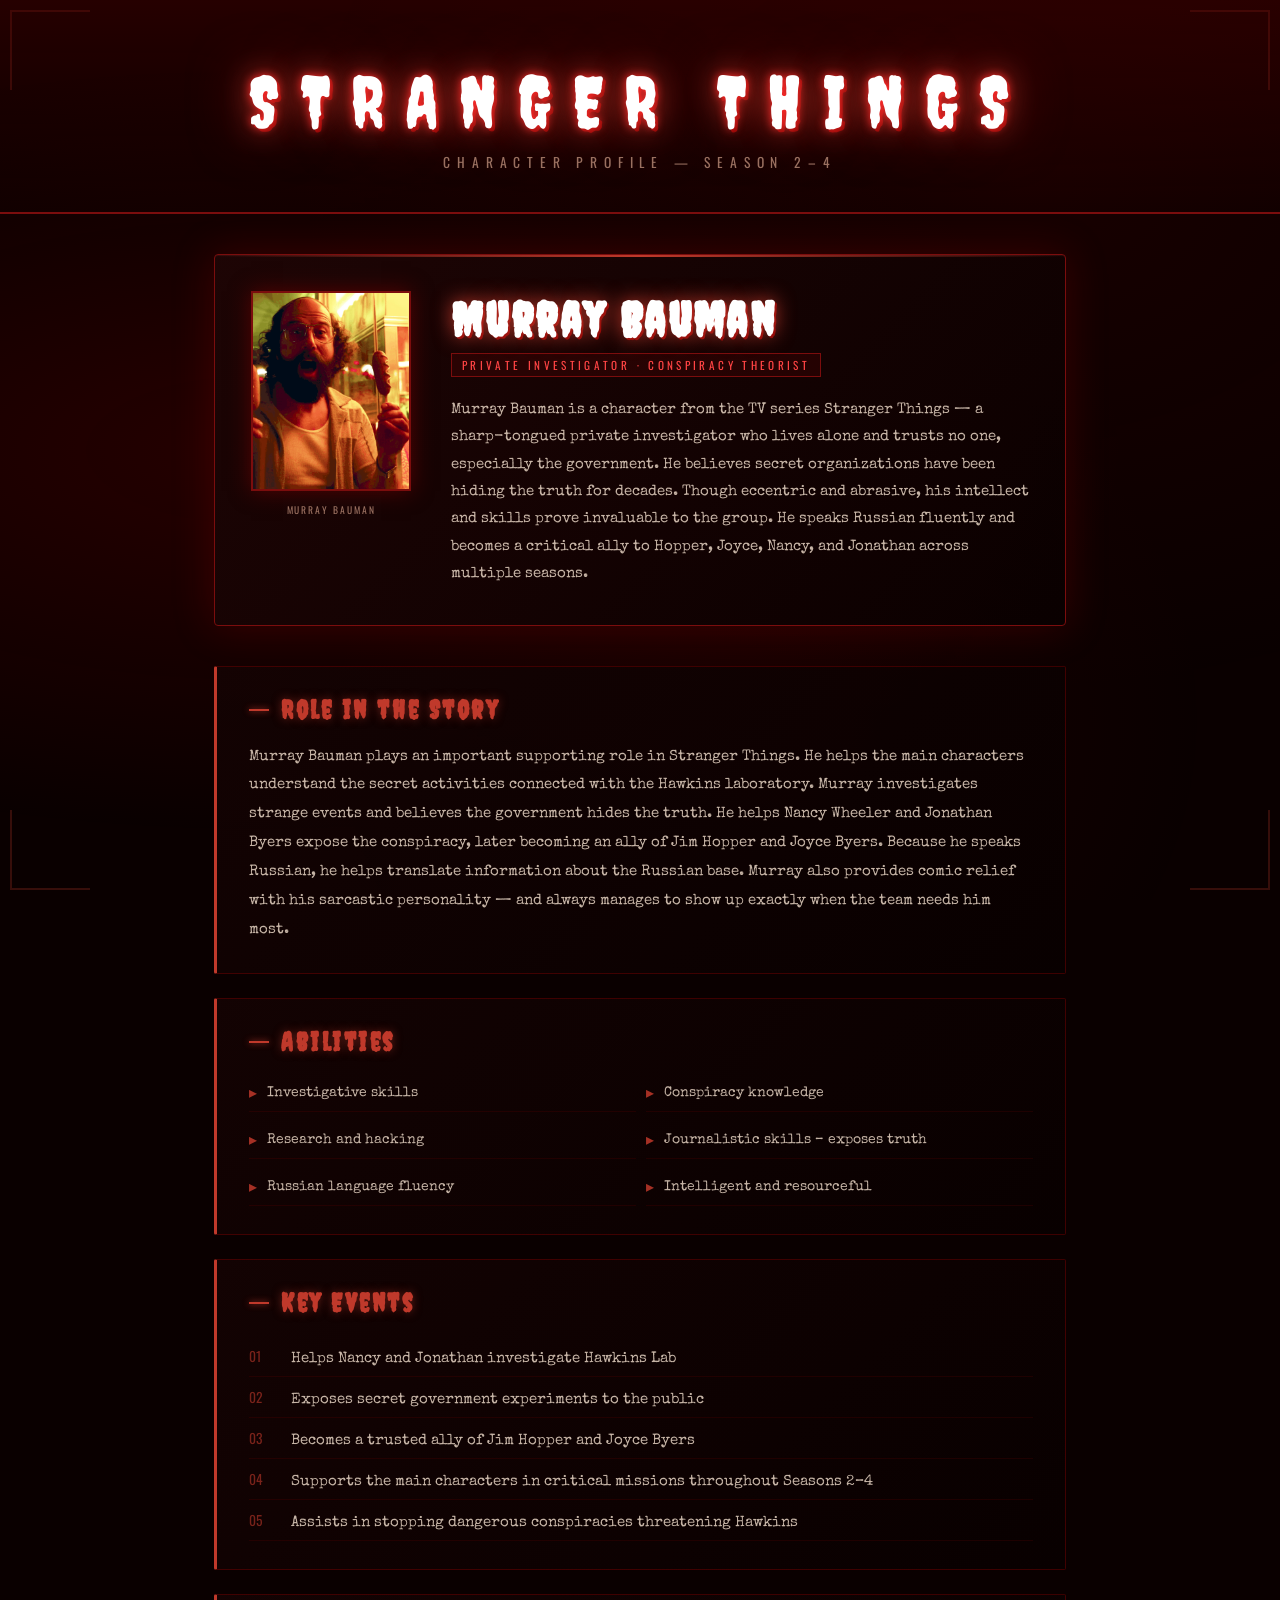
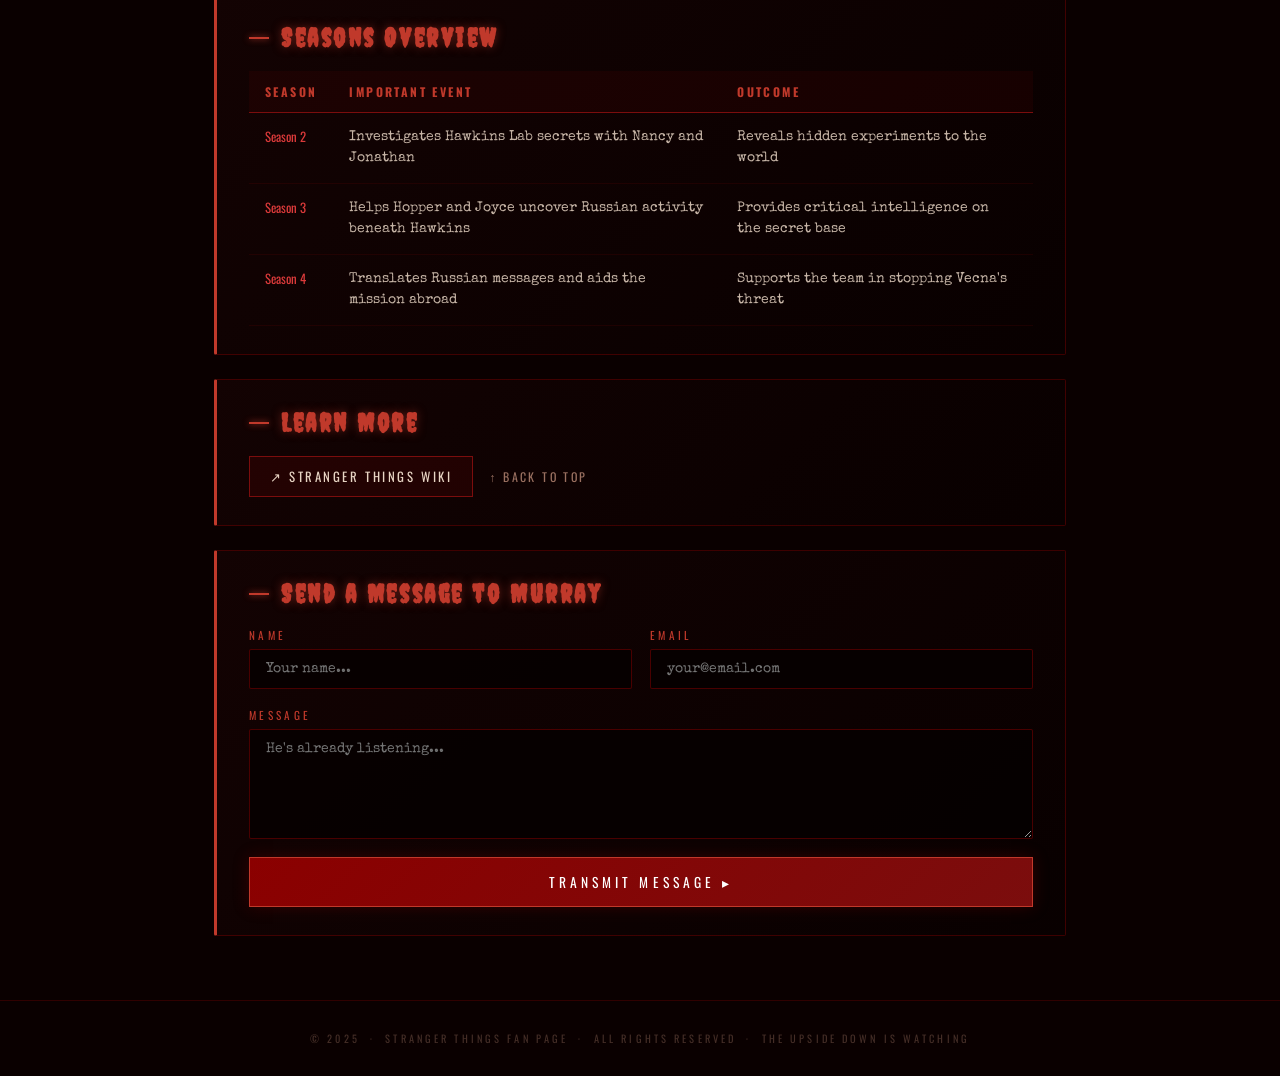
<file: improve.html>
<!DOCTYPE html>
<html lang="en">
<head>
<meta charset="UTF-8">
<meta name="viewport" content="width=device-width, initial-scale=1.0">
<title>Murray Bauman — Stranger Things</title>
<link href="https://fonts.googleapis.com/css2?family=Creepster&family=Special+Elite&family=Oswald:wght@300;400;700&display=swap" rel="stylesheet">
<style>
  :root {
    --red: #c0392b;
    --dark-red: #7b0d0d;
    --blood: #8b0000;
    --glow: #ff2a2a;
    --bg: #0a0000;
    --card: #110505;
    --text: #e8d5c4;
    --muted: #9a7060;
    --accent: #ff4444;
  }

  * { margin: 0; padding: 0; box-sizing: border-box; }

  body {
    background: var(--bg);
    color: var(--text);
    font-family: 'Special Elite', cursive;
    min-height: 100vh;
    overflow-x: hidden;
    cursor: default;
  }

  /* === ANIMATED BACKGROUND === */
  body::before {
    content: '';
    position: fixed;
    inset: 0;
    background:
      radial-gradient(ellipse at 20% 50%, rgba(120,0,0,0.25) 0%, transparent 60%),
      radial-gradient(ellipse at 80% 20%, rgba(80,0,0,0.2) 0%, transparent 50%),
      radial-gradient(ellipse at 60% 80%, rgba(100,0,0,0.15) 0%, transparent 40%);
    pointer-events: none;
    z-index: 0;
    animation: bgPulse 6s ease-in-out infinite alternate;
  }

  @keyframes bgPulse {
    0%   { opacity: 0.7; }
    100% { opacity: 1; }
  }

  /* Particle tentacles */
  .particles {
    position: fixed;
    inset: 0;
    pointer-events: none;
    z-index: 0;
    overflow: hidden;
  }
  .particle {
    position: absolute;
    border-radius: 50%;
    background: var(--blood);
    opacity: 0;
    animation: floatUp linear infinite;
  }
  @keyframes floatUp {
    0%   { transform: translateY(100vh) scale(0); opacity: 0; }
    10%  { opacity: 0.4; }
    90%  { opacity: 0.1; }
    100% { transform: translateY(-10vh) scale(1.5); opacity: 0; }
  }

  /* === HEADER === */
  header {
    position: relative;
    z-index: 10;
    text-align: center;
    padding: 60px 20px 40px;
    border-bottom: 2px solid var(--dark-red);
    background: linear-gradient(180deg, rgba(80,0,0,0.4) 0%, transparent 100%);
  }

  .st-logo {
    font-family: 'Creepster', cursive;
    font-size: clamp(2rem, 6vw, 4.5rem);
    letter-spacing: 0.3em;
    color: #fff;
    text-shadow:
      0 0 10px var(--glow),
      0 0 30px var(--red),
      0 0 60px var(--dark-red),
      3px 3px 0 var(--blood);
    text-transform: uppercase;
    animation: flicker 4s ease-in-out infinite;
  }

  @keyframes flicker {
    0%,19%,21%,23%,25%,54%,56%,100% {
      text-shadow: 0 0 10px var(--glow), 0 0 30px var(--red), 0 0 60px var(--dark-red), 3px 3px 0 var(--blood);
    }
    20%,22%,24%,55% {
      text-shadow: none;
    }
  }

  .st-subtitle {
    font-family: 'Oswald', sans-serif;
    font-size: 0.85rem;
    letter-spacing: 0.5em;
    color: var(--muted);
    margin-top: 8px;
    text-transform: uppercase;
  }

  /* === MAIN LAYOUT === */
  main {
    position: relative;
    z-index: 5;
    max-width: 900px;
    margin: 0 auto;
    padding: 40px 24px;
  }

  /* === PROFILE CARD === */
  .profile-card {
    display: flex;
    gap: 40px;
    align-items: flex-start;
    background: linear-gradient(135deg, rgba(30,5,5,0.95), rgba(10,0,0,0.95));
    border: 1px solid var(--dark-red);
    border-radius: 4px;
    padding: 36px;
    margin-bottom: 40px;
    box-shadow:
      0 0 40px rgba(139,0,0,0.3),
      inset 0 1px 0 rgba(255,80,80,0.1);
    position: relative;
    overflow: hidden;
  }

  .profile-card::before {
    content: '';
    position: absolute;
    top: 0; left: 0; right: 0;
    height: 2px;
    background: linear-gradient(90deg, transparent, var(--red), transparent);
    animation: scanLine 3s ease-in-out infinite;
  }

  @keyframes scanLine {
    0%   { transform: scaleX(0); opacity: 0; }
    50%  { transform: scaleX(1); opacity: 1; }
    100% { transform: scaleX(0); opacity: 0; }
  }

  .portrait-wrap {
    flex-shrink: 0;
    position: relative;
  }

  .portrait-frame {
    width: 160px;
    height: 200px;
    background: linear-gradient(160deg, #1a0505, #0d0000);
    border: 2px solid var(--dark-red);
    display: flex;
    align-items: center;
    justify-content: center;
    position: relative;
    box-shadow: 0 0 20px rgba(139,0,0,0.5);
  }

  .portrait-frame::after {
    content: 'MURRAY BAUMAN';
    position: absolute;
    bottom: -28px;
    left: 50%;
    transform: translateX(-50%);
    font-family: 'Oswald', sans-serif;
    font-size: 0.6rem;
    letter-spacing: 0.2em;
    color: var(--muted);
    white-space: nowrap;
  }

  .portrait-placeholder {
    font-size: 5rem;
    opacity: 0.6;
  }

  .profile-info h1 {
    font-family: 'Creepster', cursive;
    font-size: clamp(2rem, 4vw, 3rem);
    color: #fff;
    text-shadow: 0 0 20px var(--red), 2px 2px 0 var(--blood);
    letter-spacing: 0.05em;
    margin-bottom: 6px;
  }

  .profile-tag {
    display: inline-block;
    font-family: 'Oswald', sans-serif;
    font-size: 0.7rem;
    letter-spacing: 0.3em;
    color: var(--accent);
    border: 1px solid var(--dark-red);
    padding: 3px 10px;
    margin-bottom: 20px;
    text-transform: uppercase;
    background: rgba(139,0,0,0.15);
  }

  .profile-info p {
    line-height: 1.8;
    color: var(--text);
    font-size: 0.95rem;
    opacity: 0.85;
  }

  /* === SECTION CARDS === */
  .section {
    background: linear-gradient(135deg, rgba(20,3,3,0.9), rgba(8,0,0,0.9));
    border: 1px solid rgba(139,0,0,0.4);
    border-left: 3px solid var(--red);
    padding: 28px 32px;
    margin-bottom: 24px;
    border-radius: 2px;
    position: relative;
    transition: border-color 0.3s;
  }

  .section:hover {
    border-left-color: var(--glow);
    box-shadow: 0 0 30px rgba(192,57,43,0.2);
  }

  .section-title {
    font-family: 'Creepster', cursive;
    font-size: 1.6rem;
    color: var(--red);
    letter-spacing: 0.1em;
    margin-bottom: 18px;
    display: flex;
    align-items: center;
    gap: 12px;
    text-shadow: 0 0 10px rgba(192,57,43,0.5);
  }

  .section-title::before {
    content: '';
    display: block;
    width: 20px;
    height: 2px;
    background: var(--red);
    box-shadow: 0 0 6px var(--red);
  }

  /* === ABILITIES LIST === */
  ul.abilities {
    list-style: none;
    display: grid;
    grid-template-columns: 1fr 1fr;
    gap: 10px;
  }

  ul.abilities li {
    display: flex;
    align-items: center;
    gap: 10px;
    font-size: 0.9rem;
    color: var(--text);
    opacity: 0.85;
    padding: 8px 0;
    border-bottom: 1px solid rgba(139,0,0,0.2);
  }

  ul.abilities li::before {
    content: '▸';
    color: var(--red);
    font-size: 1rem;
    flex-shrink: 0;
  }

  /* === KEY EVENTS LIST === */
  ol.events {
    list-style: none;
    counter-reset: event;
  }

  ol.events li {
    counter-increment: event;
    display: flex;
    align-items: baseline;
    gap: 14px;
    padding: 10px 0;
    border-bottom: 1px solid rgba(139,0,0,0.2);
    font-size: 0.92rem;
    color: var(--text);
    opacity: 0.85;
  }

  ol.events li::before {
    content: counter(event, decimal-leading-zero);
    font-family: 'Oswald', sans-serif;
    font-size: 0.85rem;
    color: var(--red);
    opacity: 0.7;
    flex-shrink: 0;
    width: 28px;
  }

  /* === TABLE === */
  .seasons-table {
    width: 100%;
    border-collapse: collapse;
    font-size: 0.88rem;
  }

  .seasons-table th {
    font-family: 'Oswald', sans-serif;
    font-size: 0.75rem;
    letter-spacing: 0.2em;
    text-transform: uppercase;
    color: var(--red);
    padding: 12px 16px;
    text-align: left;
    border-bottom: 1px solid var(--dark-red);
    background: rgba(139,0,0,0.1);
  }

  .seasons-table td {
    padding: 14px 16px;
    border-bottom: 1px solid rgba(139,0,0,0.15);
    color: var(--text);
    opacity: 0.85;
    line-height: 1.5;
    vertical-align: top;
  }

  .seasons-table tr:hover td {
    background: rgba(139,0,0,0.08);
    opacity: 1;
  }

  .season-badge {
    font-family: 'Oswald', sans-serif;
    font-size: 0.8rem;
    color: var(--accent);
    white-space: nowrap;
  }

  /* === LINKS === */
  .links-row {
    display: flex;
    gap: 16px;
    flex-wrap: wrap;
    align-items: center;
  }

  .btn-link {
    display: inline-flex;
    align-items: center;
    gap: 8px;
    font-family: 'Oswald', sans-serif;
    font-size: 0.8rem;
    letter-spacing: 0.2em;
    text-transform: uppercase;
    color: var(--text);
    text-decoration: none;
    padding: 10px 20px;
    border: 1px solid var(--dark-red);
    background: rgba(139,0,0,0.15);
    transition: all 0.3s;
    position: relative;
    overflow: hidden;
  }

  .btn-link::before {
    content: '';
    position: absolute;
    inset: 0;
    background: var(--red);
    transform: translateX(-100%);
    transition: transform 0.3s;
    z-index: -1;
  }

  .btn-link:hover {
    color: #fff;
    border-color: var(--red);
    box-shadow: 0 0 20px rgba(192,57,43,0.4);
  }

  .btn-link:hover::before { transform: translateX(0); }

  .back-link {
    font-family: 'Oswald', sans-serif;
    font-size: 0.75rem;
    letter-spacing: 0.2em;
    color: var(--muted);
    text-decoration: none;
    text-transform: uppercase;
    border-bottom: 1px solid transparent;
    transition: color 0.3s, border-color 0.3s;
  }
  .back-link:hover { color: var(--red); border-bottom-color: var(--red); }

  /* === FORM === */
  .contact-form {
    display: grid;
    gap: 18px;
  }

  .form-group {
    display: flex;
    flex-direction: column;
    gap: 6px;
  }

  .form-group label {
    font-family: 'Oswald', sans-serif;
    font-size: 0.7rem;
    letter-spacing: 0.3em;
    text-transform: uppercase;
    color: var(--red);
  }

  .form-group input,
  .form-group textarea {
    background: rgba(5,0,0,0.8);
    border: 1px solid rgba(139,0,0,0.5);
    color: var(--text);
    font-family: 'Special Elite', cursive;
    font-size: 0.9rem;
    padding: 12px 16px;
    outline: none;
    transition: border-color 0.3s, box-shadow 0.3s;
    border-radius: 2px;
  }

  .form-group input:focus,
  .form-group textarea:focus {
    border-color: var(--red);
    box-shadow: 0 0 15px rgba(192,57,43,0.2);
  }

  .form-group textarea {
    resize: vertical;
    min-height: 110px;
  }

  .form-row {
    display: grid;
    grid-template-columns: 1fr 1fr;
    gap: 18px;
  }

  .btn-submit {
    font-family: 'Oswald', sans-serif;
    font-size: 0.85rem;
    letter-spacing: 0.3em;
    text-transform: uppercase;
    color: #fff;
    background: linear-gradient(135deg, var(--blood), var(--dark-red));
    border: 1px solid var(--red);
    padding: 14px 30px;
    cursor: pointer;
    transition: all 0.3s;
    align-self: flex-start;
    box-shadow: 0 0 15px rgba(139,0,0,0.3);
  }

  .btn-submit:hover {
    background: var(--red);
    box-shadow: 0 0 30px rgba(192,57,43,0.5);
    transform: translateY(-1px);
  }

  /* === FOOTER === */
  footer {
    position: relative;
    z-index: 5;
    text-align: center;
    padding: 30px 20px;
    border-top: 1px solid rgba(139,0,0,0.3);
    font-family: 'Oswald', sans-serif;
    font-size: 0.65rem;
    letter-spacing: 0.3em;
    color: rgba(154,112,96,0.4);
    text-transform: uppercase;
  }

  /* === CORNER DECORATIONS === */
  .corner-deco {
    position: fixed;
    width: 80px;
    height: 80px;
    z-index: 1;
    opacity: 0.25;
  }
  .corner-deco.tl { top: 10px; left: 10px; border-top: 2px solid var(--red); border-left: 2px solid var(--red); }
  .corner-deco.tr { top: 10px; right: 10px; border-top: 2px solid var(--red); border-right: 2px solid var(--red); }
  .corner-deco.bl { bottom: 10px; left: 10px; border-bottom: 2px solid var(--red); border-left: 2px solid var(--red); }
  .corner-deco.br { bottom: 10px; right: 10px; border-bottom: 2px solid var(--red); border-right: 2px solid var(--red); }

  /* Responsive */
  @media (max-width: 640px) {
    .profile-card { flex-direction: column; }
    ul.abilities { grid-template-columns: 1fr; }
    .form-row { grid-template-columns: 1fr; }
    .portrait-frame { width: 120px; height: 150px; }
  }
   .portrait-img {
    width: 100%;
    height: 100%;
    object-fit: cover;
  }
</style>
</head>
<body>

<!-- Corner decorations -->
<div class="corner-deco tl"></div>
<div class="corner-deco tr"></div>
<div class="corner-deco bl"></div>
<div class="corner-deco br"></div>

<!-- Floating particles -->
<div class="particles" id="particles"></div>

<header id="top">
  <div class="st-logo">Stranger Things</div>
  <div class="st-subtitle">Character Profile — Season 2–4</div>
</header>

<main>

  <!-- Profile Card -->
  <div class="profile-card">
    <div class="portrait-wrap">
      <div class="portrait-frame">
  <img src="Murray Bauman.png" alt="Murray Bauman" class="portrait-img">
</div>
    </div>
    <div class="profile-info">
      <h1>Murray Bauman</h1>
      <div class="profile-tag">Private Investigator · Conspiracy Theorist</div>
      <p>
        Murray Bauman is a character from the TV series Stranger Things — a sharp-tongued private investigator
        who lives alone and trusts no one, especially the government. He believes secret organizations
        have been hiding the truth for decades. Though eccentric and abrasive, his intellect and skills
        prove invaluable to the group. He speaks Russian fluently and becomes a critical ally to Hopper,
        Joyce, Nancy, and Jonathan across multiple seasons.
      </p>
    </div>
  </div>

  <!-- Role -->
  <div class="section">
    <h2 class="section-title">Role in the Story</h2>
    <p style="line-height:1.9; font-size:0.95rem; opacity:0.85;">
      Murray Bauman plays an important supporting role in Stranger Things. He helps the main characters
      understand the secret activities connected with the Hawkins laboratory. Murray investigates strange
      events and believes the government hides the truth. He helps Nancy Wheeler and Jonathan Byers expose
      the conspiracy, later becoming an ally of Jim Hopper and Joyce Byers. Because he speaks Russian,
      he helps translate information about the Russian base. Murray also provides comic relief with his
      sarcastic personality — and always manages to show up exactly when the team needs him most.
    </p>
  </div>

  <!-- Abilities -->
  <div class="section">
    <h2 class="section-title">Abilities</h2>
    <ul class="abilities">
      <li>Investigative skills</li>
      <li>Conspiracy knowledge</li>
      <li>Research and hacking</li>
      <li>Journalistic skills – exposes truth</li>
      <li>Russian language fluency</li>
      <li>Intelligent and resourceful</li>
    </ul>
  </div>

  <!-- Key Events -->
  <div class="section">
    <h2 class="section-title">Key Events</h2>
    <ol class="events">
      <li>Helps Nancy and Jonathan investigate Hawkins Lab</li>
      <li>Exposes secret government experiments to the public</li>
      <li>Becomes a trusted ally of Jim Hopper and Joyce Byers</li>
      <li>Supports the main characters in critical missions throughout Seasons 2–4</li>
      <li>Assists in stopping dangerous conspiracies threatening Hawkins</li>
    </ol>
  </div>

  <!-- Seasons Table -->
  <div class="section">
    <h2 class="section-title">Seasons Overview</h2>
    <table class="seasons-table">
      <thead>
        <tr>
          <th>Season</th>
          <th>Important Event</th>
          <th>Outcome</th>
        </tr>
      </thead>
      <tbody>
        <tr>
          <td><span class="season-badge">Season 2</span></td>
          <td>Investigates Hawkins Lab secrets with Nancy and Jonathan</td>
          <td>Reveals hidden experiments to the world</td>
        </tr>
        <tr>
          <td><span class="season-badge">Season 3</span></td>
          <td>Helps Hopper and Joyce uncover Russian activity beneath Hawkins</td>
          <td>Provides critical intelligence on the secret base</td>
        </tr>
        <tr>
          <td><span class="season-badge">Season 4</span></td>
          <td>Translates Russian messages and aids the mission abroad</td>
          <td>Supports the team in stopping Vecna's threat</td>
        </tr>
      </tbody>
    </table>
  </div>

  <!-- Links -->
  <div class="section">
    <h2 class="section-title">Learn More</h2>
    <div class="links-row">
      <a class="btn-link" href="https://strangerthings.fandom.com/wiki/Murray_Bauman" target="_blank">
        ↗ Stranger Things Wiki
      </a>
      <a class="back-link" href="#top">↑ Back to top</a>
    </div>
  </div>

  <!-- Contact Form -->
  <div class="section">
    <h2 class="section-title">Send a Message to Murray</h2>
    <form class="contact-form" onsubmit="handleSubmit(event)">
      <div class="form-row">
        <div class="form-group">
          <label for="name">Name</label>
          <input type="text" id="name" name="name" placeholder="Your name..." required>
        </div>
        <div class="form-group">
          <label for="email">Email</label>
          <input type="email" id="email" name="email" placeholder="your@email.com" required>
        </div>
      </div>
      <div class="form-group">
        <label for="message">Message</label>
        <textarea id="message" name="message" placeholder="He's already listening..." required></textarea>
      </div>
      <button type="submit" class="btn-submit">Transmit Message ▸</button>
    </form>
  </div>

</main>

<footer>
  &copy; 2025 &nbsp;·&nbsp; Stranger Things Fan Page &nbsp;·&nbsp; All rights reserved &nbsp;·&nbsp; The Upside Down is watching
</footer>

<script>
  // Generate floating particles
  const container = document.getElementById('particles');
  for (let i = 0; i < 20; i++) {
    const p = document.createElement('div');
    p.className = 'particle';
    const size = Math.random() * 6 + 2;
    p.style.cssText = `
      width: ${size}px;
      height: ${size}px;
      left: ${Math.random() * 100}%;
      animation-duration: ${Math.random() * 12 + 8}s;
      animation-delay: ${Math.random() * 10}s;
    `;
    container.appendChild(p);
  }

  // Form submit handler
  function handleSubmit(e) {
    e.preventDefault();
    const btn = e.target.querySelector('.btn-submit');
    btn.textContent = '✓ Message Received';
    btn.style.background = 'rgba(0,80,0,0.5)';
    btn.style.borderColor = '#0f0';
    btn.disabled = true;
    setTimeout(() => {
      btn.textContent = 'Transmit Message ▸';
      btn.style.background = '';
      btn.style.borderColor = '';
      btn.disabled = false;
      e.target.reset();
    }, 3000);
  }
</script>
</body>
</html>
</file>
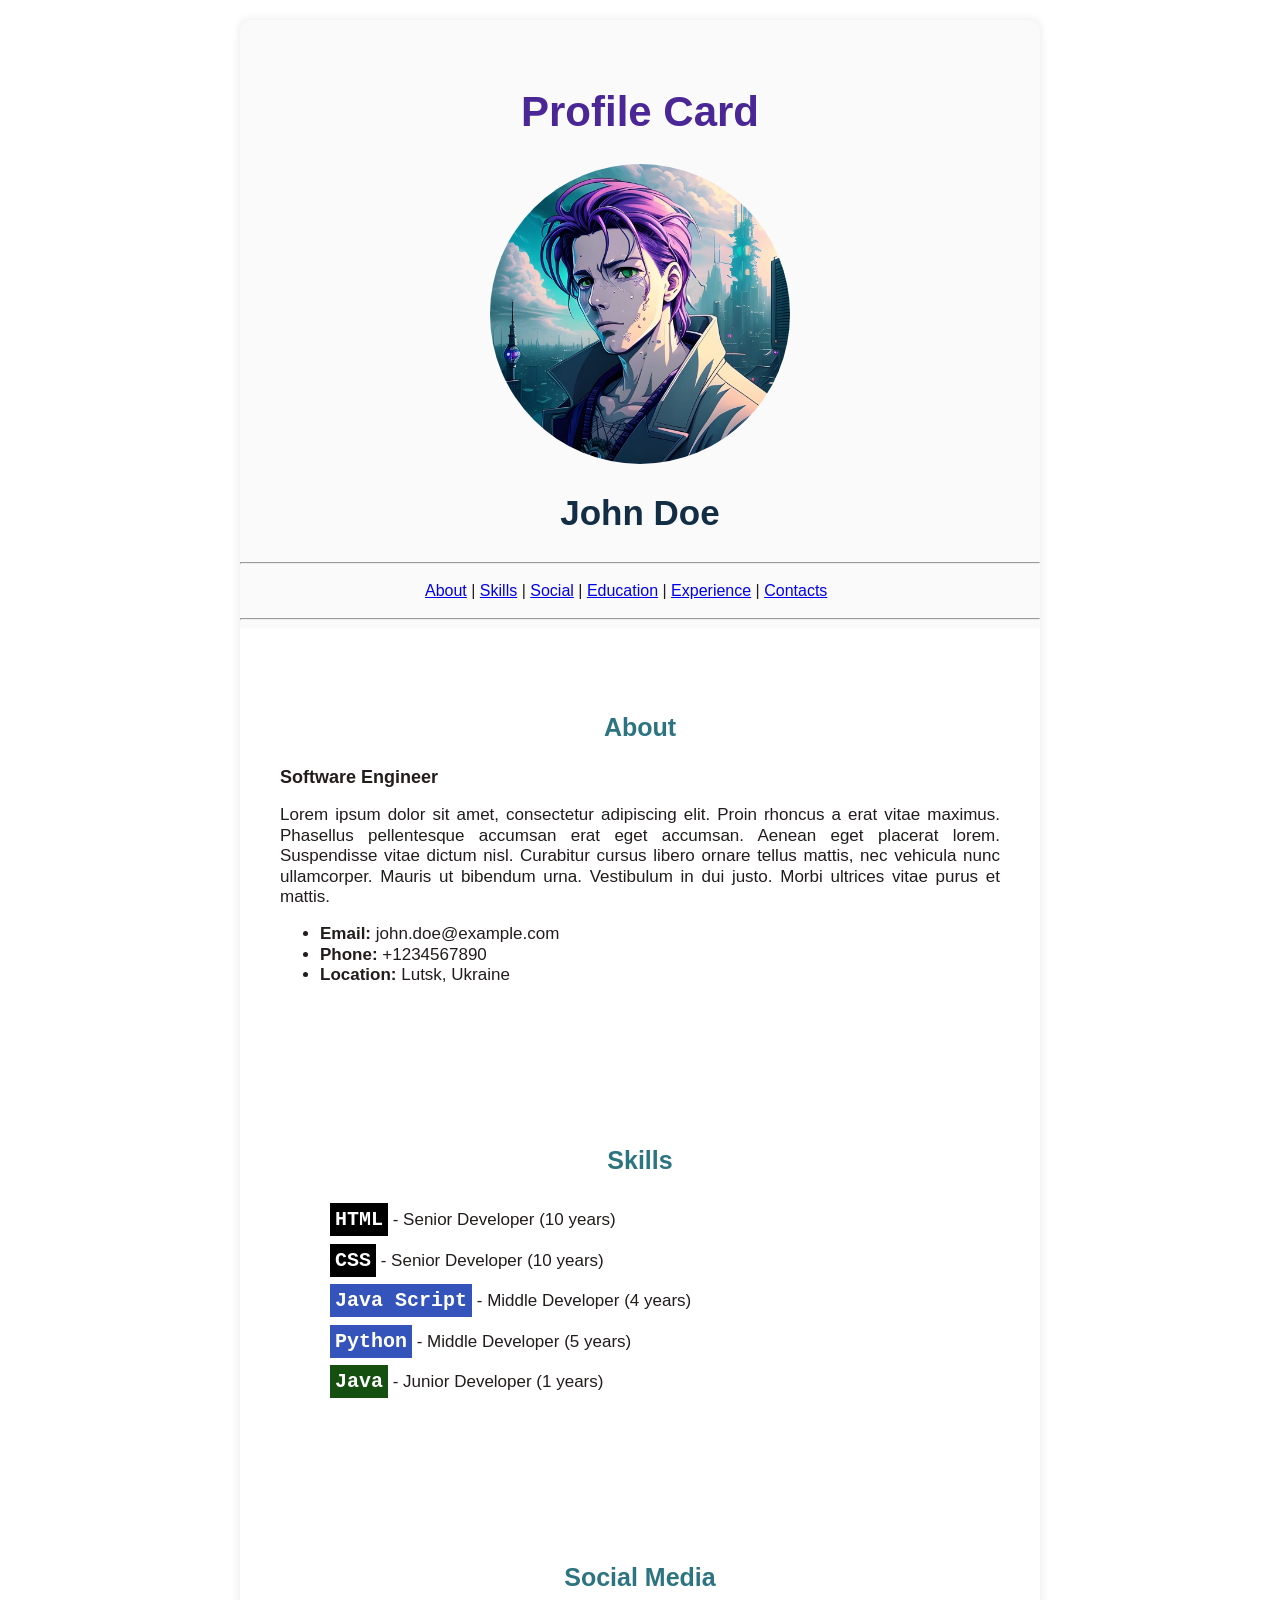
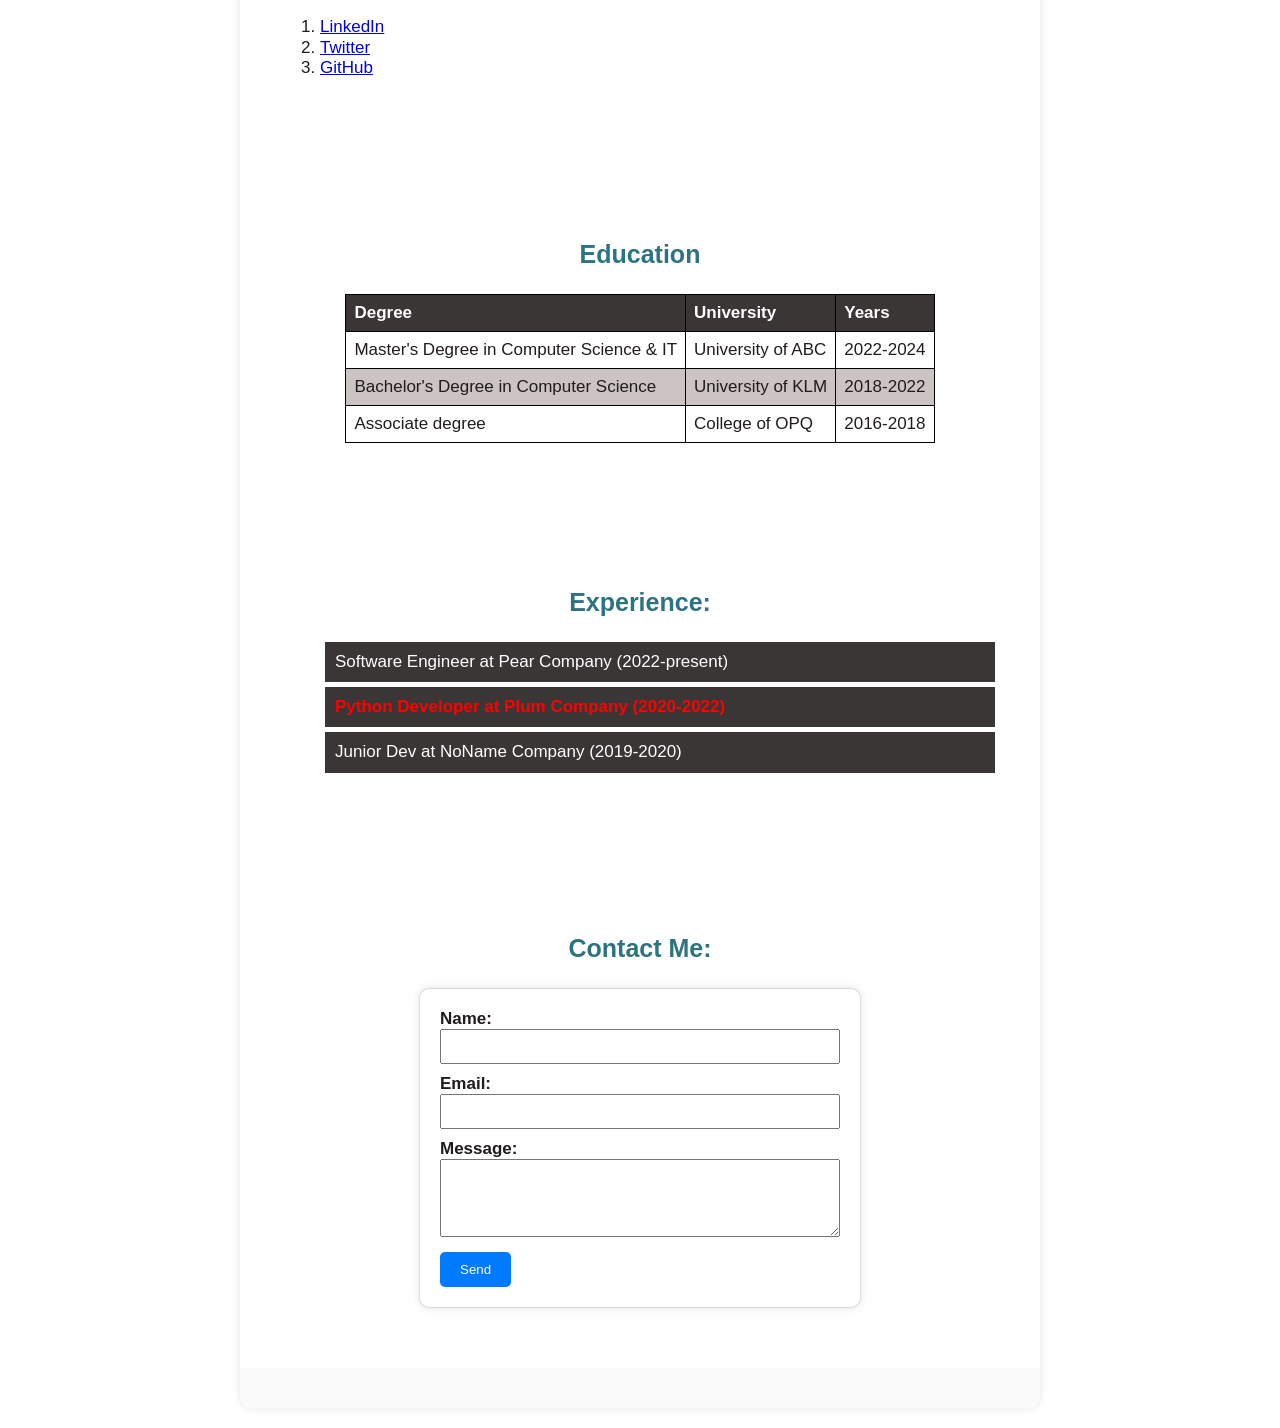
<file: lab3 (2).html>
<!DOCTYPE html>
<html lang="en">
<head>
    <meta charset="UTF-8">
    <title>Profile Card</title>
	<style>
/* ---------------- Common Styles ---------------- */
body {
    font-family: Arial;
    margin: 20px;
    padding: 0;
    color: #221c1c;
}
p {
	font-size: 17px;
	text-align: justify;
	line-height: 1.2em;
}
li {
	font-size: 17px;
	text-align: justify;
	line-height: 1.2em;
}
/* 1: Grouping Selectors */
h1, h2, h3, h4, p, th, td {
	font-family: Arial, sans-serif;
}
h1 {
	font-size: 42px;
	font-weight: 600;
    text-align: center;
	color: rgb(74, 38, 150);
}
h2 {
	font-size: 35px;
	font-weight: 600;
    text-align: center;
	color: hsl(208, 58%, 17%);
}
h3 {
	font-size: 25px;
	font-weight: 600;
	text-align: center;
	color: #2c7480;
}
h4 {
	font-size: 18px;
	font-weight: 600;
    margin-bottom: 0;
}
table {
    margin: 0 auto;
    border-collapse: collapse;
	font-size: 17px;
}
th {
    padding: 8px;
    border: 1px solid black;
    text-align: left;
}
td {
    padding: 8px;
    border: 1px solid black;
    text-align: left;
}
form {
    max-width: 400px;
    margin: 0 auto;
	font-size: 17px;
	font-weight: 600;
	border: 1px solid rgba(204, 204, 204, 0.699);
	padding: 40px;
}
input[type="text"],
input[type="email"],
textarea {
    width: 100%;
    padding: 8px;
    margin-bottom: 10px;
    box-sizing: border-box;
}
button {
    padding: 10px 20px;
	text-align: center;
    background-color: #007bff;
    color: white;
    border: none;
    border-radius: 5px;
    cursor: pointer;
}
button:hover {
    background-color: #0056b3;
}
/* ---------------- Main Container  ---------------- */
.container {
    max-width: 800px;
    margin: 0 auto;
    padding: 40px 0;
    background-color: #fafafa;
    border-radius: 10px;
    box-shadow: 0 0 10px rgba(0, 0, 0, 0.1);
}
/* ---------------- Navigation  ---------------- */
.primary__nav {
    max-width: 430px;
    margin: 0 auto;
    padding: 10px 0px; 
}
.primary__nav a:hover {
    color: red;
    text-transform: uppercase;
    font-weight: 600;
    text-decoration: none;
}
/* ---------------- Images Styles  ---------------- */
/* 2: Contextual selector img for .profile-picture */
.profile-picture img {
    display: block;
    margin: 0 auto;
    border-radius: 50%;
    width: 300px;
    height: 300px;
}
/* ---------------- Boxes Common Styles ---------------- */
/* 8: Grouping Selectors - background-color: #fff */
.about-box, .social-box, .experience-box, .skills-box, .edu-box, .contact-box {
    padding: 60px 40px;
    background-color: #fff;
}
/* ---------------- Skills Section ---------------- */
/* 3: Contextual selector li for .skills-box */
.skills-box li {
    padding: 10px;
    list-style-type: none;
}
/* 4: Layering Styles with Multiple Classes */
.highlight {
    font-weight: 600;
    font-family: 'Courier New', Courier, monospace;
    font-size: 20px;
}
.html, .css {
    color: #fff;
    background-color: #000;
    padding: 5px;
}
.js, .py {
    color: #fff;
    background-color: #3554bb;
    padding: 5px;
}
.java {
    color: #fff;
    background-color: #155010;
    padding: 5px;
}
/* ---------------- Education Section ---------------- */
/* 5: Contextual selectors for tr */
.theader {
    background-color: #3a3636;
    color: #fff;
}
.light {
    background-color: hsl(0, 0%, 100%);
}
.dark {
    background-color: rgb(204, 195, 195);
}
/* ---------------- Experience Section ---------------- */
/* 6: Contextual selector li for .experience-box */
.experience-box li {
    padding: 10px;
    margin: 5px;
    list-style-type: none;
    background-color: #3a3636;
    color: #fff;
}
/* 7: Contextual selector .bestexpirience for li */
.experience-box li.bestexpirience {
    color: red;
    font-weight: 600;
}
/* ---------------- Contact Section ---------------- */
#contact-form {
    background-color: #fff;
    padding: 20px;
    border-radius: 10px;
    box-shadow: 0 0 10px rgba(0, 0, 0, 0.1);
}
	</style>
</head>
<body>
	<div class="container">
<!-- --- Header Block Start  --- -->
		<h1>Profile Card</h1>
		<div class="profile-picture">
			<img src="[data-uri]" alt="Profile Picture">
		</div>
		<h2>John Doe</h2>
		<hr/>
<!-- --- Primary Navigation Block Start  --- -->
		<div class="primary__nav">
			<a href="#about">About</a> |
			<a href="#skills">Skills</a> |
			<a href="#social">Social</a> |
			<a href="#edu">Education</a> |
			<a href="#exper">Experience</a> |
			<a href="#contact">Contacts</a>
		</div>
<!-- --- Primary Navigation Block End  --- -->
		<hr/>
<!-- --- Header Block End  --- -->
<!-- --- Main Container Start  --- -->
<!-- --- About Section Start  --- -->
		<div class="about-box" id="about">
			<h3>About</h3>
			<h4>Software Engineer</h4>
			<p>Lorem ipsum dolor sit amet, consectetur adipiscing elit. Proin rhoncus a erat vitae maximus. Phasellus pellentesque accumsan erat eget accumsan. Aenean eget placerat lorem. Suspendisse vitae dictum nisl. Curabitur cursus libero ornare tellus mattis, nec vehicula nunc ullamcorper. Mauris ut bibendum urna. Vestibulum in dui justo. Morbi ultrices vitae purus et mattis.</p>
			<ul>
				<li><strong>Email:</strong> john.doe@example.com</li>
				<li><strong>Phone:</strong> +1234567890</li>
				<li><strong>Location:</strong> Lutsk, Ukraine</li>
			</ul>
		</div>
<!-- --- About Section End  --- -->
<!-- --- Skills Section Start  --- -->
		<div class="skills-box" id="skills">
			<h3>Skills</h3>
			<ul>
				<li><span class="highlight html">HTML</span> - Senior Developer (10 years)</li>
				<li><span class="highlight css">CSS</span> - Senior Developer (10 years)</li>
				<li><span class="highlight js">Java Script</span> - Middle Developer (4 years)</li>
				<li><span class="highlight py">Python</span> - Middle Developer (5 years)</li>
				<li><span class="highlight java">Java</span> - Junior Developer (1 years)</li>
			</ul>
		</div>
<!-- --- Skills Section End  --- -->
<!-- --- Social Section Start  --- -->
		<div class="social-box" id="social">
			<h3>Social Media</h3>
			<ol>
				<li><a href="https://www.linkedin.com/in/johndoe" target="_blank">LinkedIn</a></li>
				<li><a href="https://twitter.com/johndoe" target="_blank">Twitter</a></li>
				<li><a href="https://github.com/johndoe" target="_blank">GitHub</a></li>
			</ol>
		</div>
<!-- --- Social Section End  --- -->
<!-- --- Education Section Start  --- -->
		<div class="edu-box" id="edu">
			<h3>Education</h3>
			<table>
				<thead>
					<tr class="theader">
						<th>Degree</th>
						<th>University</th>
						<th>Years</th>
					</tr>
				</thead>
				<tbody>
					<tr class="light">
						<td>Master's Degree in Computer Science &amp; IT</td>
						<td>University of ABC</td>
						<td>2022-2024</td>
					</tr>
					<tr class="dark">
						<td>Bachelor's Degree in Computer Science</td>
						<td>University of KLM</td>
						<td>2018-2022</td>
					</tr>
					<tr class="light">
						<td>Associate degree</td>
						<td>College of OPQ</td>
						<td>2016-2018</td>
					</tr>
				</tbody>
			</table>
		</div>
<!-- --- Education Section End  --- -->
<!-- --- Experience Section Start  --- -->
		<div class="experience-box" id="exper">
			<h3>Experience:</h3>
			<ul>
				<li>Software Engineer at Pear Company (2022-present)</li>
				<li class="bestexpirience">Python Developer at Plum Company (2020-2022)</li>
				<li>Junior Dev at NoName Company (2019-2020)</li>
			</ul>
		</div>
<!-- --- Experience Section End  --- -->
<!-- --- Main Container End  --- -->
<!-- --- Footer Block Start  --- -->
		<div class="contact-box" id="contact">
			<h3>Contact Me:</h3>
			<form id="contact-form">
				<label>Name:</label><br>
				<input type="text" id="name" name="name" required><br>
				<label>Email:</label><br>
				<input type="email" id="email" name="email" required><br>
				<label>Message:</label><br>
				<textarea name="message" rows="4" required></textarea><br>
				<button type="submit">Send</button>
			</form>
		</div>
<!-- --- Footer Block End  --- -->
	</div>
</body>
</html>
</file>
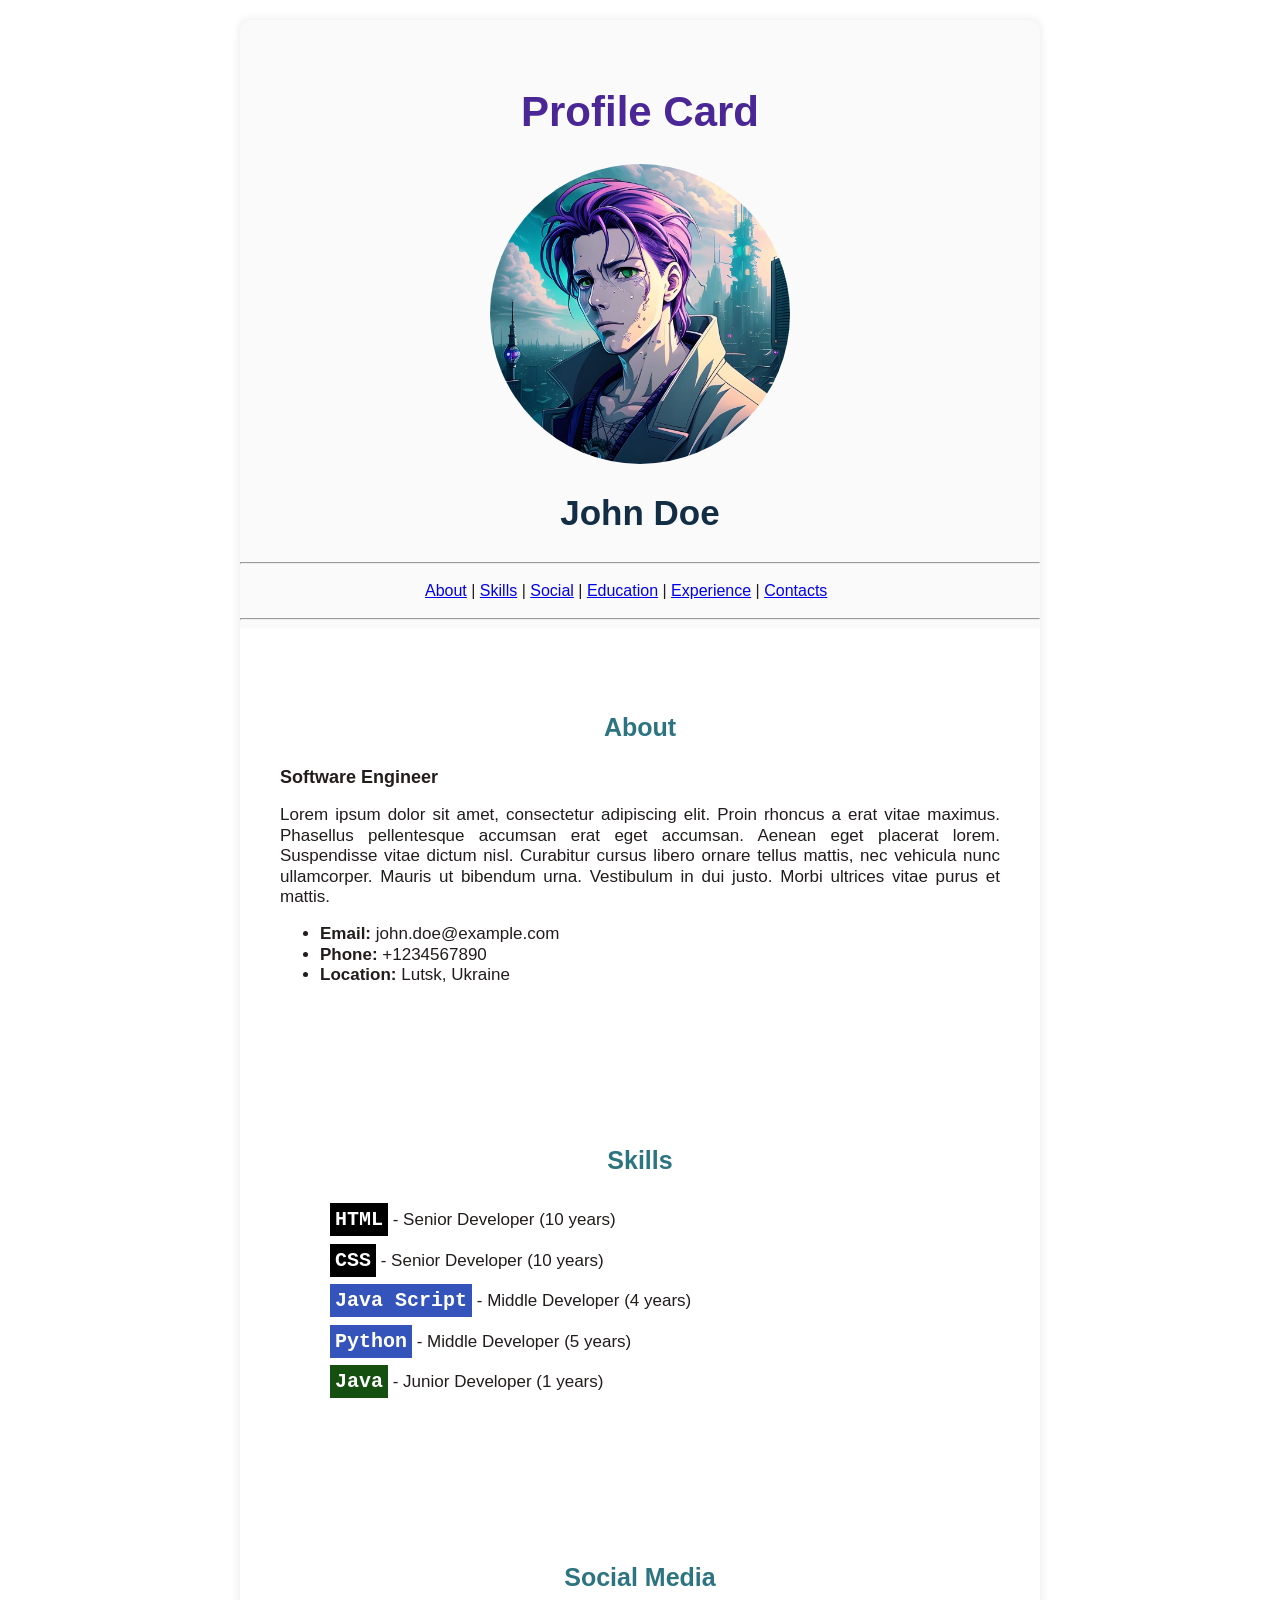
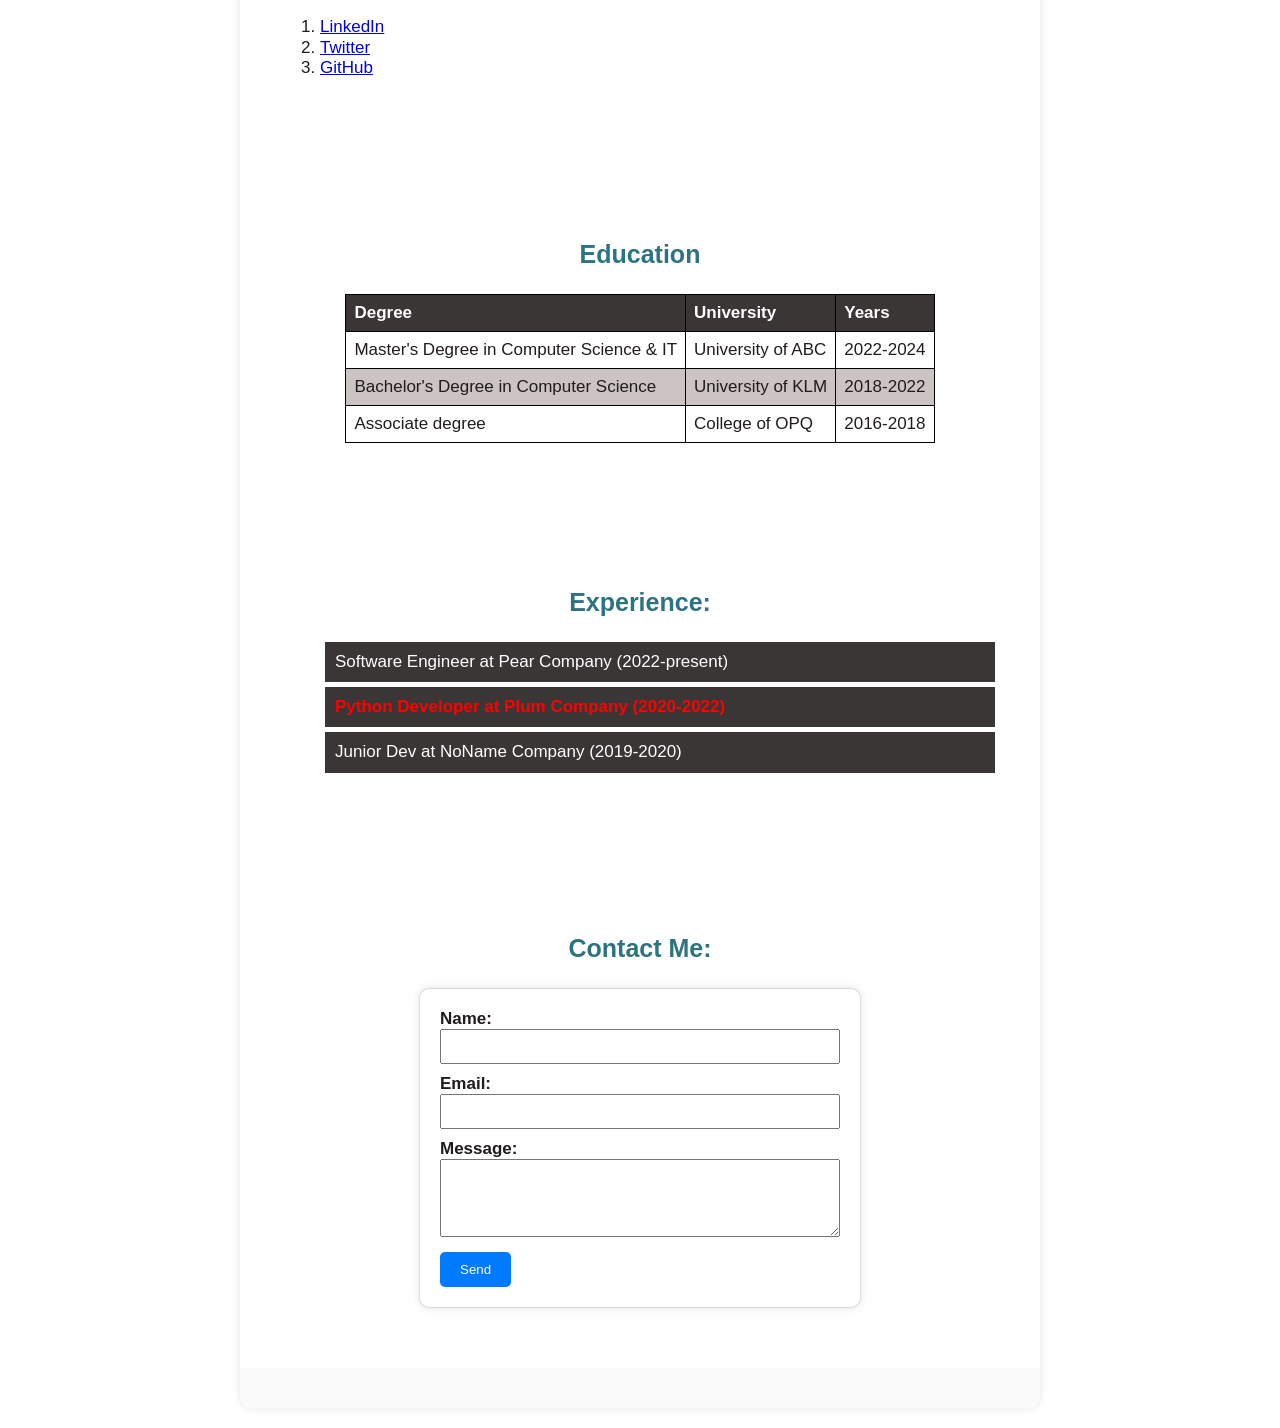
<file: lab3-2.html>
<!DOCTYPE html>
<html lang="en">
<head>
    <meta charset="UTF-8">
    <title>Profile Card</title>
	<style>
/* ---------------- Common Styles ---------------- */
body {
    font-family: Arial;
    margin: 20px;
    padding: 0;
    color: #221c1c;
}
p {
	font-size: 17px;
	text-align: justify;
	line-height: 1.2em;
}
li {
	font-size: 17px;
	text-align: justify;
	line-height: 1.2em;
}
/* 1: Grouping Selectors */
h1, h2, h3, h4, p, th, td {
	font-family: Arial, sans-serif;
}
h1 {
	font-size: 42px;
	font-weight: 600;
    text-align: center;
	color: rgb(74, 38, 150);
}
h2 {
	font-size: 35px;
	font-weight: 600;
    text-align: center;
	color: hsl(208, 58%, 17%);
}
h3 {
	font-size: 25px;
	font-weight: 600;
	text-align: center;
	color: #2c7480;
}
h4 {
	font-size: 18px;
	font-weight: 600;
    margin-bottom: 0;
}
table {
    margin: 0 auto;
    border-collapse: collapse;
	font-size: 17px;
}
th {
    padding: 8px;
    border: 1px solid black;
    text-align: left;
}
td {
    padding: 8px;
    border: 1px solid black;
    text-align: left;
}
form {
    max-width: 400px;
    margin: 0 auto;
	font-size: 17px;
	font-weight: 600;
	border: 1px solid rgba(204, 204, 204, 0.699);
	padding: 40px;
}
input[type="text"],
input[type="email"],
textarea {
    width: 100%;
    padding: 8px;
    margin-bottom: 10px;
    box-sizing: border-box;
}
button {
    padding: 10px 20px;
	text-align: center;
    background-color: #007bff;
    color: white;
    border: none;
    border-radius: 5px;
    cursor: pointer;
}
button:hover {
    background-color: #0056b3;
}
/* ---------------- Main Container  ---------------- */
.container {
    max-width: 800px;
    margin: 0 auto;
    padding: 40px 0;
    background-color: #fafafa;
    border-radius: 10px;
    box-shadow: 0 0 10px rgba(0, 0, 0, 0.1);
}
/* ---------------- Navigation  ---------------- */
.primary__nav {
    max-width: 430px;
    margin: 0 auto;
    padding: 10px 0px;
}
.primary__nav a:hover {
    color: red;
    text-transform: uppercase;
    font-weight: 600;
    text-decoration: none;
}
/* ---------------- Images Styles  ---------------- */
/* 2: Contextual selector img for .profile-picture */
.profile-picture img {
    display: block;
    margin: 0 auto;
    border-radius: 50%;
    width: 300px;
    height: 300px;
}
/* ---------------- Boxes Common Styles ---------------- */
/* 8: Grouping Selectors - background-color: #fff */
.about-box, .social-box, .experience-box, .skills-box, .edu-box, .contact-box {
    padding: 60px 40px;
    background-color: #fff;
}
/* ---------------- Skills Section ---------------- */
/* 3: Contextual selector li for .skills-box */
.skills-box li {
    padding: 10px;
    list-style-type: none;
}
/* 4: Layering Styles with Multiple Classes */
.highlight {
    font-weight: 600;
    font-family: 'Courier New', Courier, monospace;
    font-size: 20px;
}
.html, .css {
    color: #fff;
    background-color: #000;
    padding: 5px;
}
.js, .py {
    color: #fff;
    background-color: #3554bb;
    padding: 5px;
}
.java {
    color: #fff;
    background-color: #155010;
    padding: 5px;
}
/* ---------------- Education Section ---------------- */
/* 5: Contextual selectors for tr */
.theader {
    background-color: #3a3636;
    color: #fff;
}
.light {
    background-color: hsl(0, 0%, 100%);
}
.dark {
    background-color: rgb(204, 195, 195);
}
/* ---------------- Experience Section ---------------- */
/* 6: Contextual selector li for .experience-box */
.experience-box li {
    padding: 10px;
    margin: 5px;
    list-style-type: none;
    background-color: #3a3636;
    color: #fff;
}
/* 7: Contextual selector .bestexpirience for li */
.experience-box li.bestexpirience {
    color: red;
    font-weight: 600;
}
/* ---------------- Contact Section ---------------- */
#contact-form {
    background-color: #fff;
    padding: 20px;
    border-radius: 10px;
    box-shadow: 0 0 10px rgba(0, 0, 0, 0.1);
}
	</style>
</head>
<body>
	<div class="container">
<!-- --- Header Block Start  --- -->
		<header>
			<h1>Profile Card</h1>
			<div class="profile-picture">
				<img src="[data-uri]" alt="Profile Picture">
			</div>
			<h2>John Doe</h2>
			<hr/>
<!-- --- Primary Navigation Block Start  --- -->
			<nav class="primary__nav">
				<a href="#about">About</a> |
				<a href="#skills">Skills</a> |
				<a href="#social">Social</a> |
				<a href="#edu">Education</a> |
				<a href="#exper">Experience</a> |
				<a href="#contact">Contacts</a>
			</nav>
<!-- --- Primary Navigation Block End  --- -->
			<hr/>
		</header>
<!-- --- Header Block End  --- -->
<!-- --- Main Container Start  --- -->
		<main>
<!-- --- About Section Start  --- -->
			<section class="about-box" id="about">
				<h3>About</h3>
				<h4>Software Engineer</h4>
				<p>Lorem ipsum dolor sit amet, consectetur adipiscing elit. Proin rhoncus a erat vitae maximus. Phasellus pellentesque accumsan erat eget accumsan. Aenean eget placerat lorem. Suspendisse vitae dictum nisl. Curabitur cursus libero ornare tellus mattis, nec vehicula nunc ullamcorper. Mauris ut bibendum urna. Vestibulum in dui justo. Morbi ultrices vitae purus et mattis.</p>
				<ul>
					<li><strong>Email:</strong> john.doe@example.com</li>
					<li><strong>Phone:</strong> +1234567890</li>
					<li><strong>Location:</strong> Lutsk, Ukraine</li>
				</ul>
			</section>
<!-- --- About Section End  --- -->
<!-- --- Skills Section Start  --- -->
			<section class="skills-box" id="skills">
				<h3>Skills</h3>
				<ul>
					<li><span class="highlight html">HTML</span> - Senior Developer (10 years)</li>
					<li><span class="highlight css">CSS</span> - Senior Developer (10 years)</li>
					<li><span class="highlight js">Java Script</span> - Middle Developer (4 years)</li>
					<li><span class="highlight py">Python</span> - Middle Developer (5 years)</li>
					<li><span class="highlight java">Java</span> - Junior Developer (1 years)</li>
				</ul>
			</section>
<!-- --- Skills Section End  --- -->
<!-- --- Social Section Start  --- -->
			<section class="social-box" id="social">
				<h3>Social Media</h3>
				<ol>
					<li><a href="https://www.linkedin.com/in/johndoe" target="_blank">LinkedIn</a></li>
					<li><a href="https://twitter.com/johndoe" target="_blank">Twitter</a></li>
					<li><a href="https://github.com/johndoe" target="_blank">GitHub</a></li>
				</ol>
			</section>
<!-- --- Social Section End  --- -->
<!-- --- Education Section Start  --- -->
			<section class="edu-box" id="edu">
				<h3>Education</h3>
				<table>
					<thead>
						<tr class="theader">
							<th>Degree</th>
							<th>University</th>
							<th>Years</th>
						</tr>
					</thead>
					<tbody>
						<tr class="light">
							<td>Master's Degree in Computer Science &amp; IT</td>
							<td>University of ABC</td>
							<td>2022-2024</td>
						</tr>
						<tr class="dark">
							<td>Bachelor's Degree in Computer Science</td>
							<td>University of KLM</td>
							<td>2018-2022</td>
						</tr>
						<tr class="light">
							<td>Associate degree</td>
							<td>College of OPQ</td>
							<td>2016-2018</td>
						</tr>
					</tbody>
				</table>
			</section>
<!-- --- Education Section End  --- -->
<!-- --- Experience Section Start  --- -->
			<section class="experience-box" id="exper">
				<h3>Experience:</h3>
				<ul>
					<li>Software Engineer at Pear Company (2022-present)</li>
					<li class="bestexpirience">Python Developer at Plum Company (2020-2022)</li>
					<li>Junior Dev at NoName Company (2019-2020)</li>
				</ul>
			</section>
<!-- --- Experience Section End  --- -->
		</main>
<!-- --- Main Container End  --- -->
<!-- --- Footer Block Start  --- -->
		<footer>
			<section class="contact-box" id="contact">
				<h3>Contact Me:</h3>
				<form id="contact-form">
					<label>Name:</label><br>
					<input type="text" id="name" name="name" required><br>
					<label>Email:</label><br>
					<input type="email" id="email" name="email" required><br>
					<label>Message:</label><br>
					<textarea name="message" rows="4" required></textarea><br>
					<button type="submit">Send</button>
				</form>
			</section>
		</footer>
<!-- --- Footer Block End  --- -->
	</div>
</body>
</html>
</file>
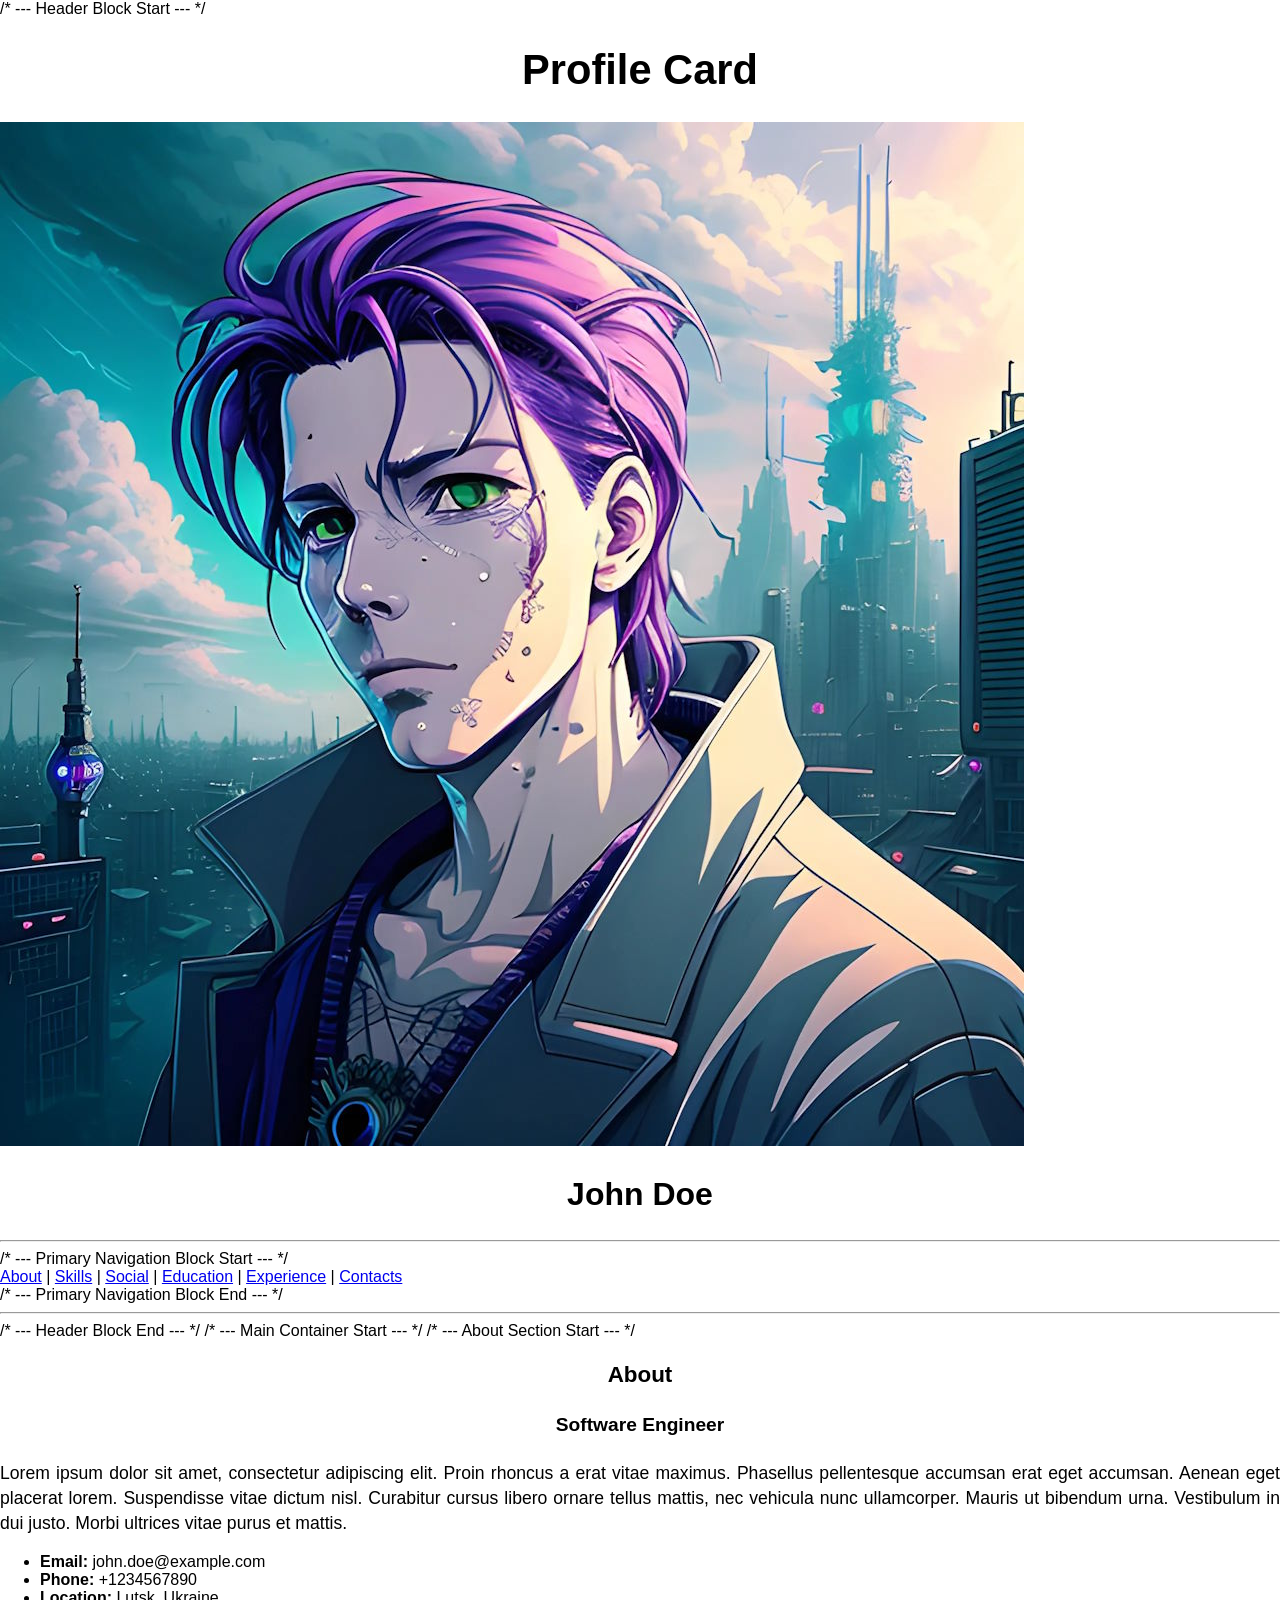
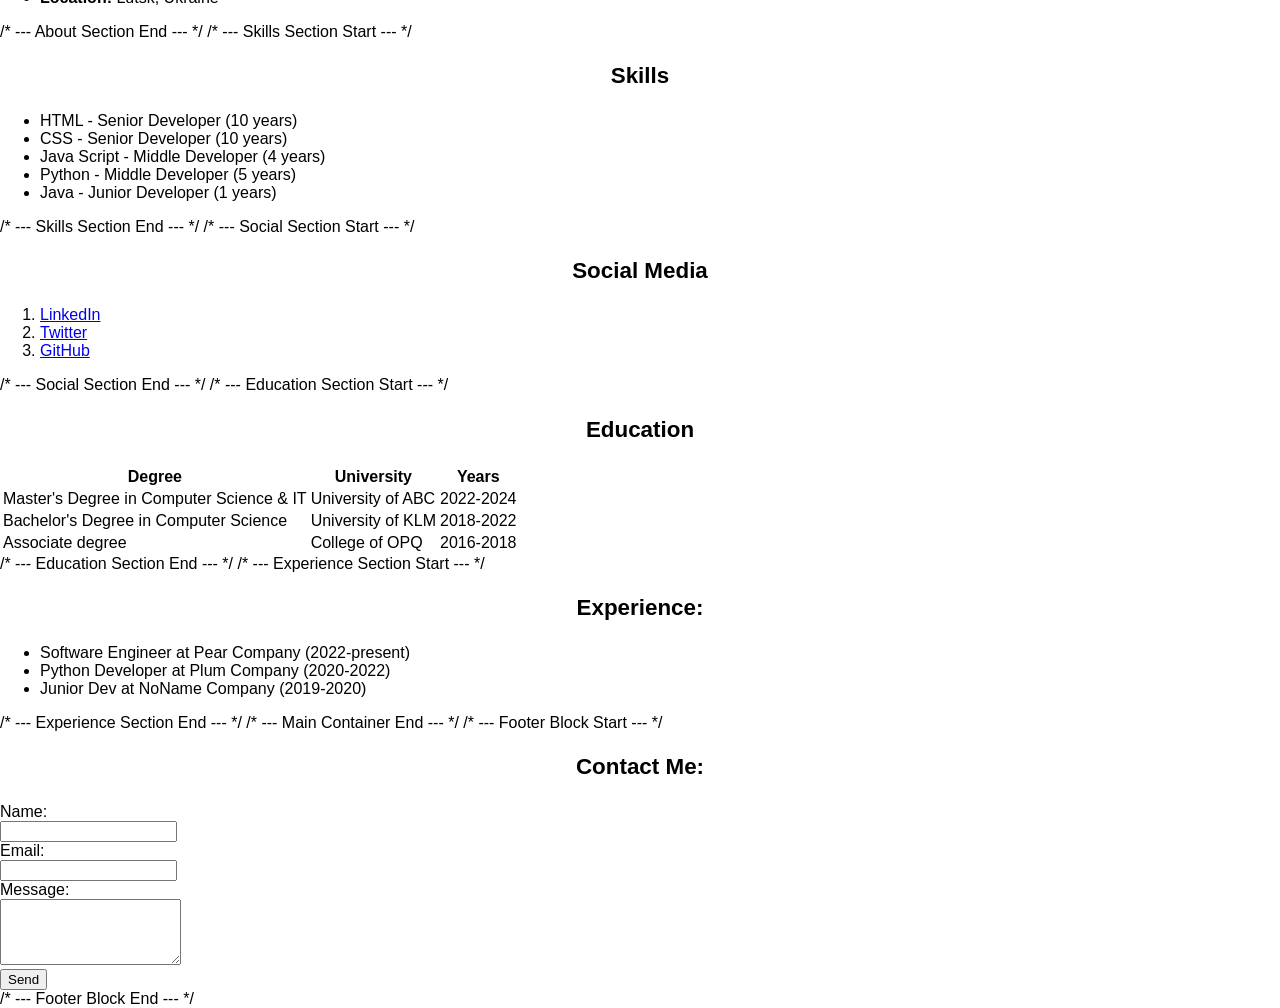
<file: lab3.html>
<!DOCTYPE html>
<html lang="en">
<head>
    <meta charset="UTF-8">
    <title>Profile Card</title>
	<style>

	</style>
	<link href="style.css" type="text/css" rel="stylesheet">
</head>
<body>
	<div class="container">
/* --- Header Block Start  --- */
			<h1>Profile Card</h1>
			<div class="profile-picture">
				<img src="john-doe.jpg" alt="Profile Picture">
			</div>
			<h2>John Doe</h2>
			<hr/>
/* --- Primary Navigation Block Start  --- */
			<div class="primary__nav">
				<a href="#about">About</a> |
				<a href="#skills">Skills</a> |
				<a href="#social">Social</a> |
				<a href="#edu">Education</a> |
				<a href="#exper">Experience</a> |
				<a href="#contact">Contacts</a>
			</div>
/* --- Primary Navigation Block End  --- */
			<hr/>
/* --- Header Block End  --- */
/* --- Main Container Start  --- */
/* --- About Section Start  --- */
			<div class="about-box" id="about">
				<h3>About</h3>
				<h4>Software Engineer</h4>
				<p>Lorem ipsum dolor sit amet, consectetur adipiscing elit. Proin rhoncus a erat vitae maximus. Phasellus pellentesque accumsan erat eget accumsan. Aenean eget placerat lorem. Suspendisse vitae dictum nisl. Curabitur cursus libero ornare tellus mattis, nec vehicula nunc ullamcorper. Mauris ut bibendum urna. Vestibulum in dui justo. Morbi ultrices vitae purus et mattis.</p>
				<ul>
					<li><strong>Email:</strong> john.doe@example.com</li>
					<li><strong>Phone:</strong> +1234567890</li>
					<li><strong>Location:</strong> Lutsk, Ukraine</li>
				</ul>
			</div>
/* --- About Section End  --- */
/* --- Skills Section Start  --- */
			<div class="skills-box" id="skills">
				<h3>Skills</h3>
				<ul>
					<li><span class="">HTML</span> - Senior Developer (10 years)</li>
					<li><span class="">CSS</span> - Senior Developer (10 years)</li>
					<li><span class="">Java Script</span> - Middle Developer (4 years)</li>
					<li><span class="">Python</span> - Middle Developer (5 years)</li>
					<li><span class="">Java</span> - Junior Developer (1 years)</li>
				</ul>
			</div>
/* --- Skills Section End  --- */
/* --- Social Section Start  --- */
			<div class="social-box" id="social">
			<h3>Social Media</h3>
				<ol>
					<li><a href="https://www.linkedin.com/in/johndoe" target="_blank">LinkedIn</a></li>
					<li><a href="https://twitter.com/johndoe" target="_blank">Twitter</a></li>
					<li><a href="https://github.com/johndoe" target="_blank">GitHub</a></li>
				</ol>
			</div>
/* --- Social Section End  --- */
/* --- Education Section Start  --- */
			<div class="edu-box" id="edu">
				<h3>Education</h3>
				<table>
					<thead>
						<tr class="theader">
							<th>
								Degree
							</th>
							<th>
								University
							</th>
							<th>
								Years
							</th>
						</tr>
					</thead>
					<tbody>
						<tr class="light">
							<td>
								Master's Degree in Computer Science & IT
							</td>
							<td>
								University of ABC
							</td>
							<td>
								2022-2024
							</td>
						</tr>
						<tr class="dark">
							<td>
								Bachelor's Degree in Computer Science
							</td>
							<td>
								University of KLM
							</td>
							<td>
								2018-2022
							</td>
						</tr>
						<tr class="light">
							<td>
								Associate degree
							</td>
							<td>
								College of OPQ
							</td>
							<td>
								2016-2018
							</td>
						</tr>
					</tbody>
				</table>
			</div>
/* --- Education Section End  --- */
/* --- Experience Section Start  --- */
			<div class="experience-box" id="exper">
				<h3>Experience:</h3>
				<ul>
					<li>Software Engineer at Pear Company (2022-present)</li>
					<li class="bestexpirience">Python Developer at Plum Company (2020-2022)</li>
					<li>Junior Dev at NoName Company (2019-2020)</li>
				</ul>
			</div>
/* --- Experience Section End  --- */

/* --- Main Container End  --- */

/* --- Footer Block Start  --- */
		<div class="contact-box" id="contact">
			<h3>Contact Me:</h3>
			<form id="contact-form">
				<label>Name:</label><br>
				<input type="text" id="name" name="name" required><br>
				<label>Email:</label><br>
				<input type="email" id="email" name="email" required><br>
				<label>Message:</label><br>
				<textarea name="message" rows="4" required></textarea><br>
				<button type="submit">Send</button>
			</form>
		</div>
/* --- Footer Block End  --- */
	</div>
</body>
</html>
</file>
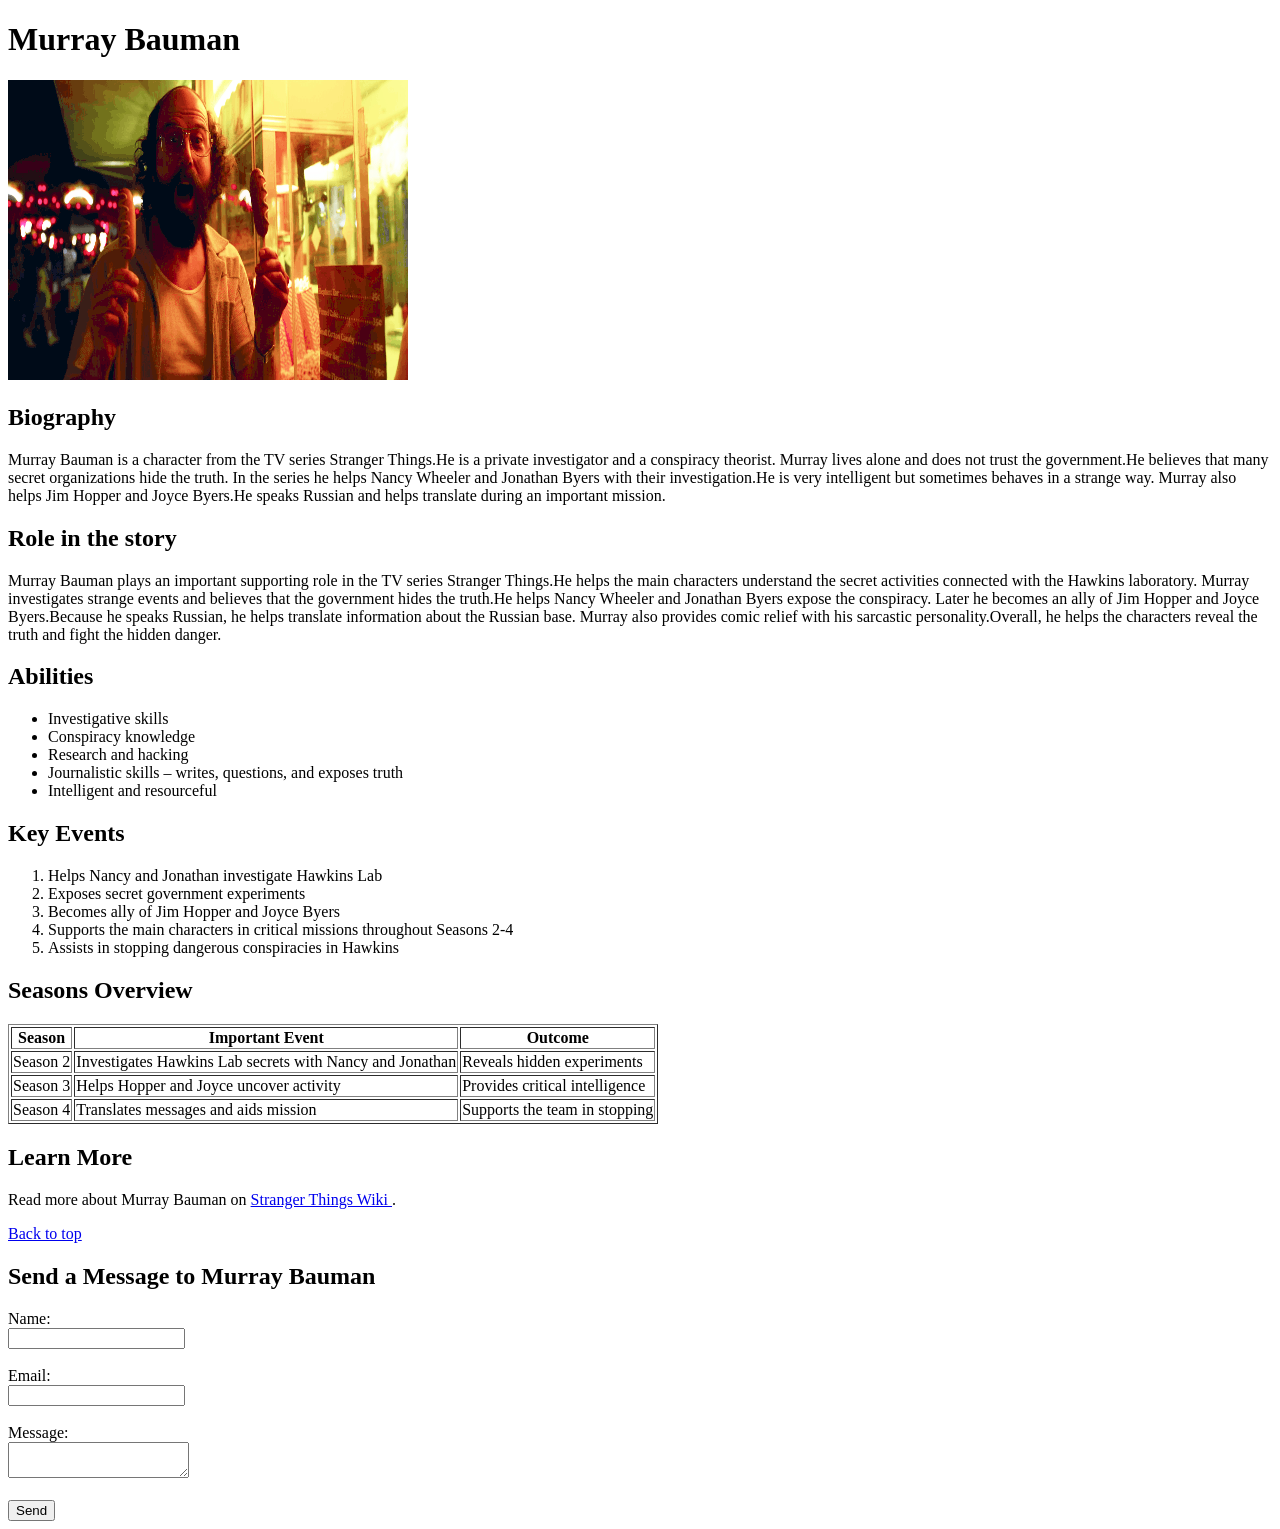
<file: tm.html>
<!DOCTYPE html>
<html>
<head>
<title>Murray Bauman - Stranger Things Profile</title>
</head>

<body>

<h1 id="top">Murray Bauman</h1>

<img src="Murray Bauman.png" alt="Murray Bauman from Stranger Things" width="400" height="300">

<h2>Biography</h2>
<p>
Murray Bauman is a character from the TV series Stranger Things.He is a private investigator and a conspiracy theorist.
Murray lives alone and does not trust the government.He believes that many secret organizations hide the truth.
In the series he helps Nancy Wheeler and Jonathan Byers with their investigation.He is very intelligent but sometimes behaves in a strange way.
Murray also helps Jim Hopper and Joyce Byers.He speaks Russian and helps translate during an important mission.
</p>

<h2>Role in the story</h2>
<p>
Murray Bauman plays an important supporting role in the TV series Stranger Things.He helps the main characters understand the secret activities connected with the Hawkins laboratory.
Murray investigates strange events and believes that the government hides the truth.He helps Nancy Wheeler and Jonathan Byers expose the conspiracy.
Later he becomes an ally of Jim Hopper and Joyce Byers.Because he speaks Russian, he helps translate information about the Russian base.
Murray also provides comic relief with his sarcastic personality.Overall, he helps the characters reveal the truth and fight the hidden danger.
</p>

<h2>Abilities</h2>
<ul>
<li>Investigative skills</li>
<li>Conspiracy knowledge</li>
<li>Research and hacking</li>
<li>Journalistic skills – writes, questions, and exposes truth</li>
<li>Intelligent and resourceful</li>
</ul>

<h2>Key Events</h2>
<ol>
<li>Helps Nancy and Jonathan investigate Hawkins Lab</li>
<li>Exposes secret government experiments</li>
<li>Becomes ally of Jim Hopper and Joyce Byers</li>
<li>Supports the main characters in critical missions throughout Seasons 2-4</li>
<li>Assists in stopping dangerous conspiracies in Hawkins</li>
</ol>

<h2>Seasons Overview</h2>

<table border="1">
<tr>
<th>Season</th>
<th>Important Event</th>
<th>Outcome</th>
</tr>

<tr>
<td>Season 2</td>
<td>Investigates Hawkins Lab secrets with Nancy and Jonathan</td>
<td>Reveals hidden experiments</td>
</tr>

<tr>
<td>Season 3</td>
<td>Helps Hopper and Joyce uncover  activity</td>
<td>Provides critical intelligence</td>
</tr>

<tr>
<td>Season 4</td>
<td>Translates  messages and aids mission</td>
<td>Supports the team in stopping </td>
</tr>

</table>

<h2>Learn More</h2>

<p>
Read more about Murray Bauman on
<a href="https://strangerthings.fandom.com/wiki/Murray_Bauman" target="_blank">
Stranger Things Wiki
</a>.
</p>

<p>
<a href="#top">Back to top</a>
</p>

<h2>Send a Message to Murray Bauman</h2>

<form>

<label for="name">Name:</label><br>
<input type="text" id="name" name="name" required><br><br>

<label for="email">Email:</label><br>
<input type="email" id="email" name="email" required><br><br>

<label for="message">Message:</label><br>
<textarea id="message" name="message" required></textarea><br><br>

<input type="submit" value="Send">

</form>

</body>
</html>
</file>
<file: style.css>
/*
  ========================================
  General Styles
  ========================================
*/
* {
	box-sizing: border-box;
}
body {
	margin: 0;
	padding: 0;
	font-family: Arial;
}
section {
	padding: 60px 0;
}
/*
  ========================================
  Typography
  ========================================
*/

h1, h2, h3, h4 {
	font-weight: 600;
	font-family: Arial;
	text-align: center;
}

h1 {
	font-size: 2.6em;
}

h2 {
	font-size: 2em;
}

h3 {
	font-size: 1.4em;
}

h4 {
	font-size: 1.2em;
}

p {
	font-size: 1.1em;
	font-family: Arial;
	text-align: justify;
	line-height: 1.4em;
}
/*
  ========================================
  Media
  ========================================
*/
img, video {
	max-width: 100%;
	height: auto;
}
.bgdark {
  background-color: #00a0e3;
  background: radial-gradient(rgb(0,160,227, .9), rgb(255,255,255, 0.9));
}  
.bglight {
  background-color: #f7f8f8;
}


/*
  ========================================
  Primary Navigation
  ========================================
*/
/*
ul li {
	font-size: 1.2em;
	font-family: Arial;
	text-align: center;
	display: inline-block;
	margin: 0 5px 0 5px;
}
*/
</file>
